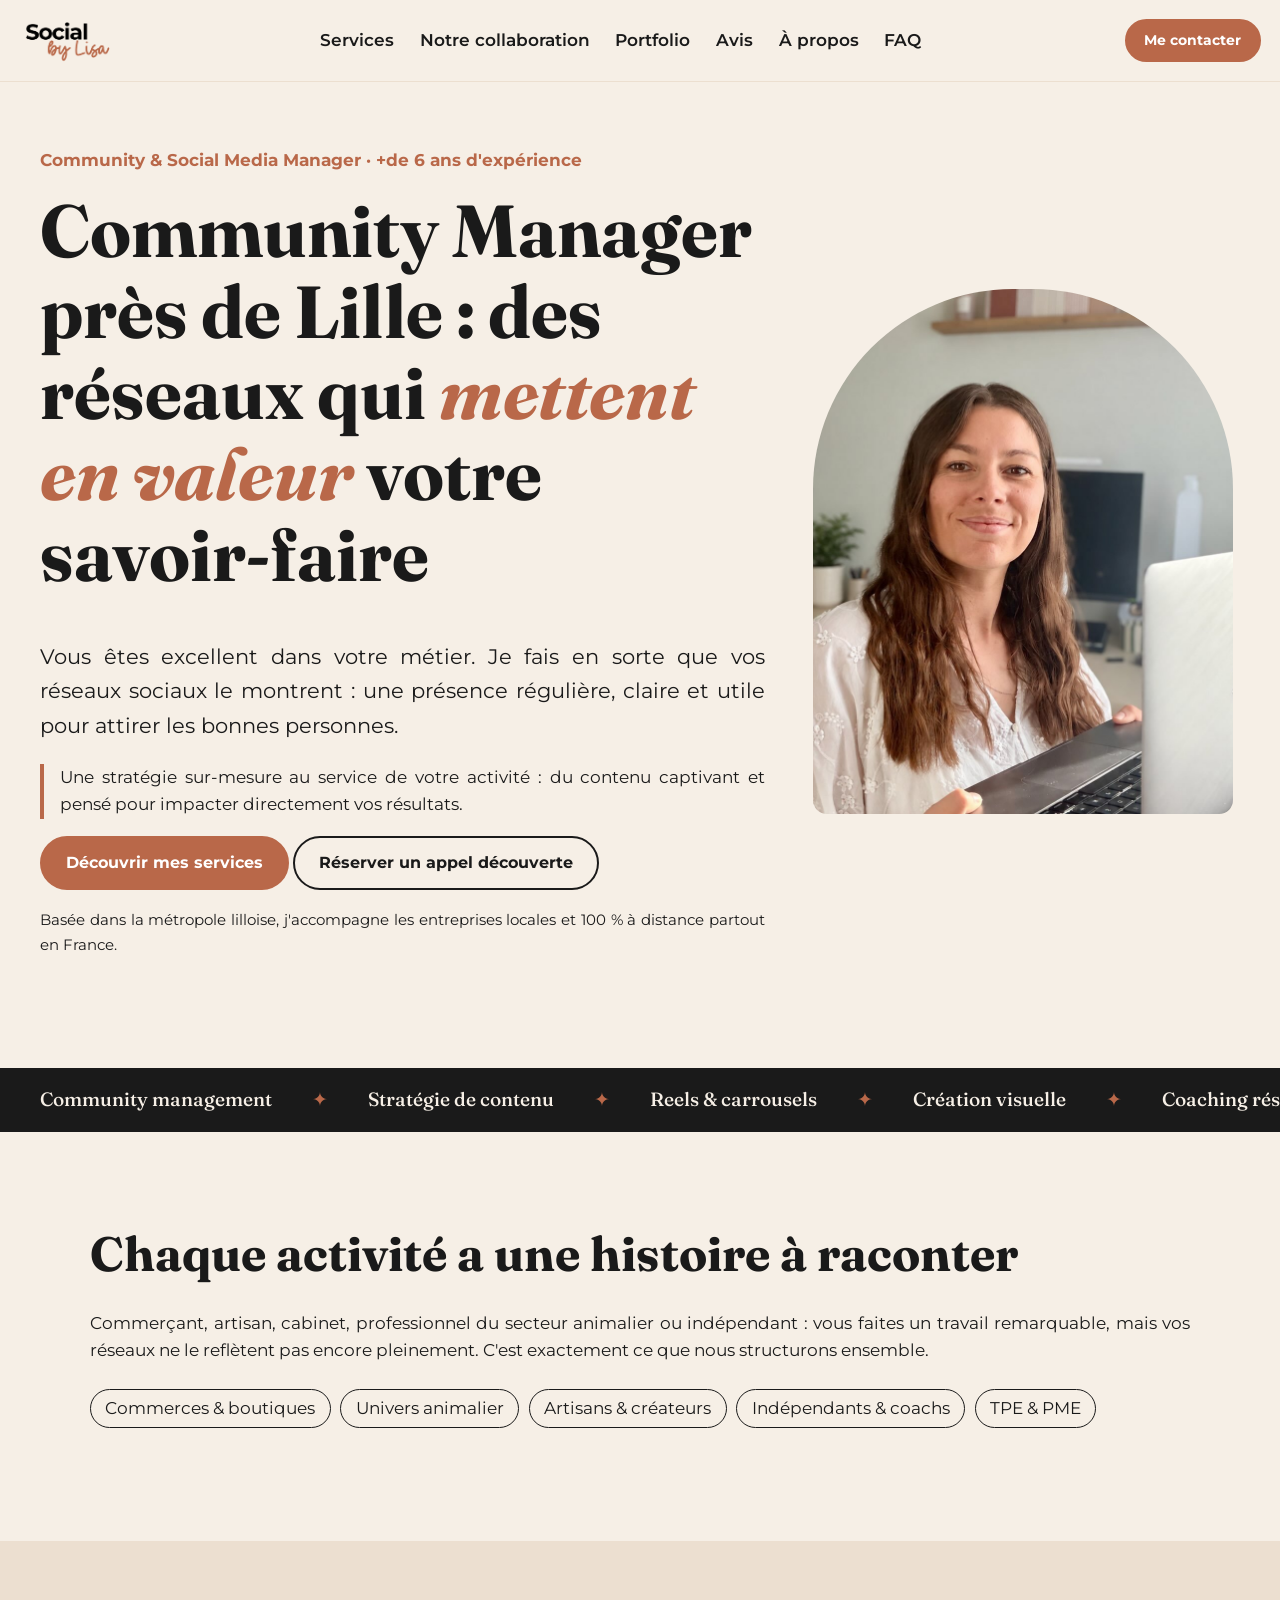
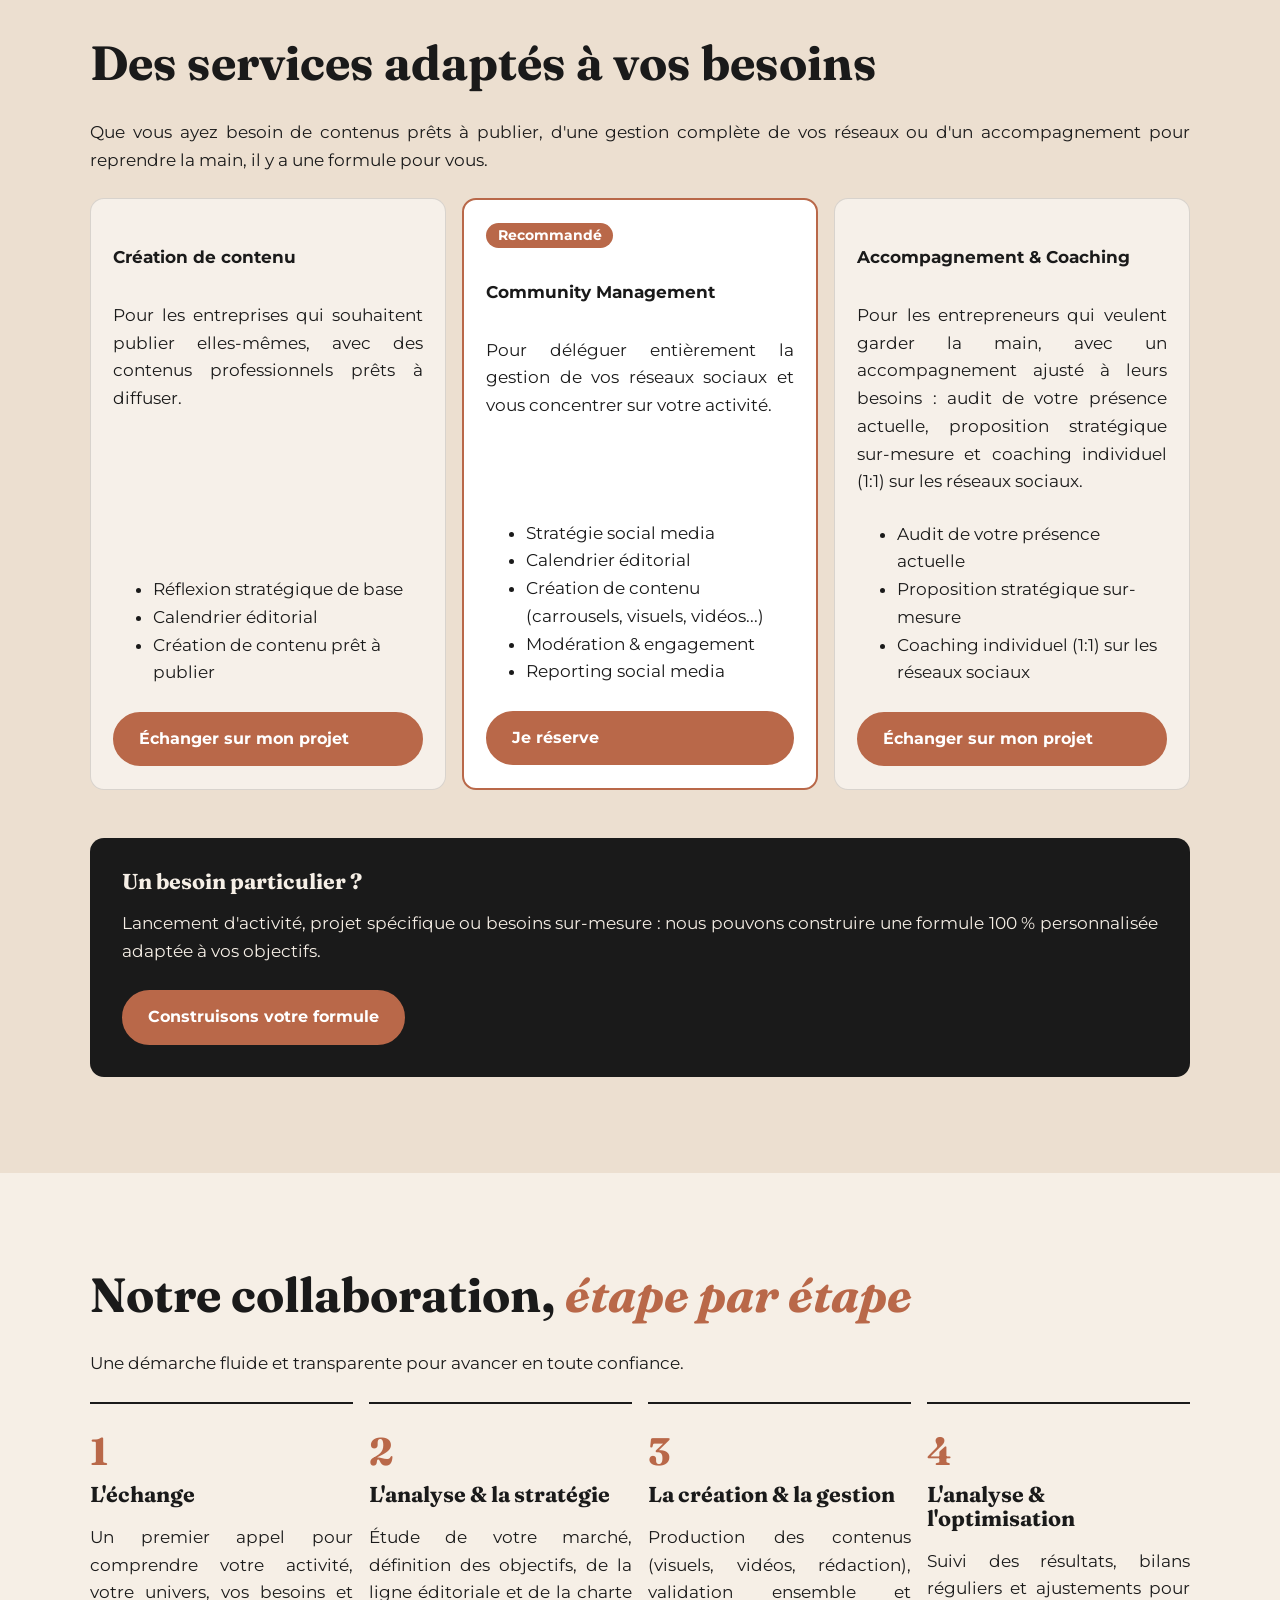
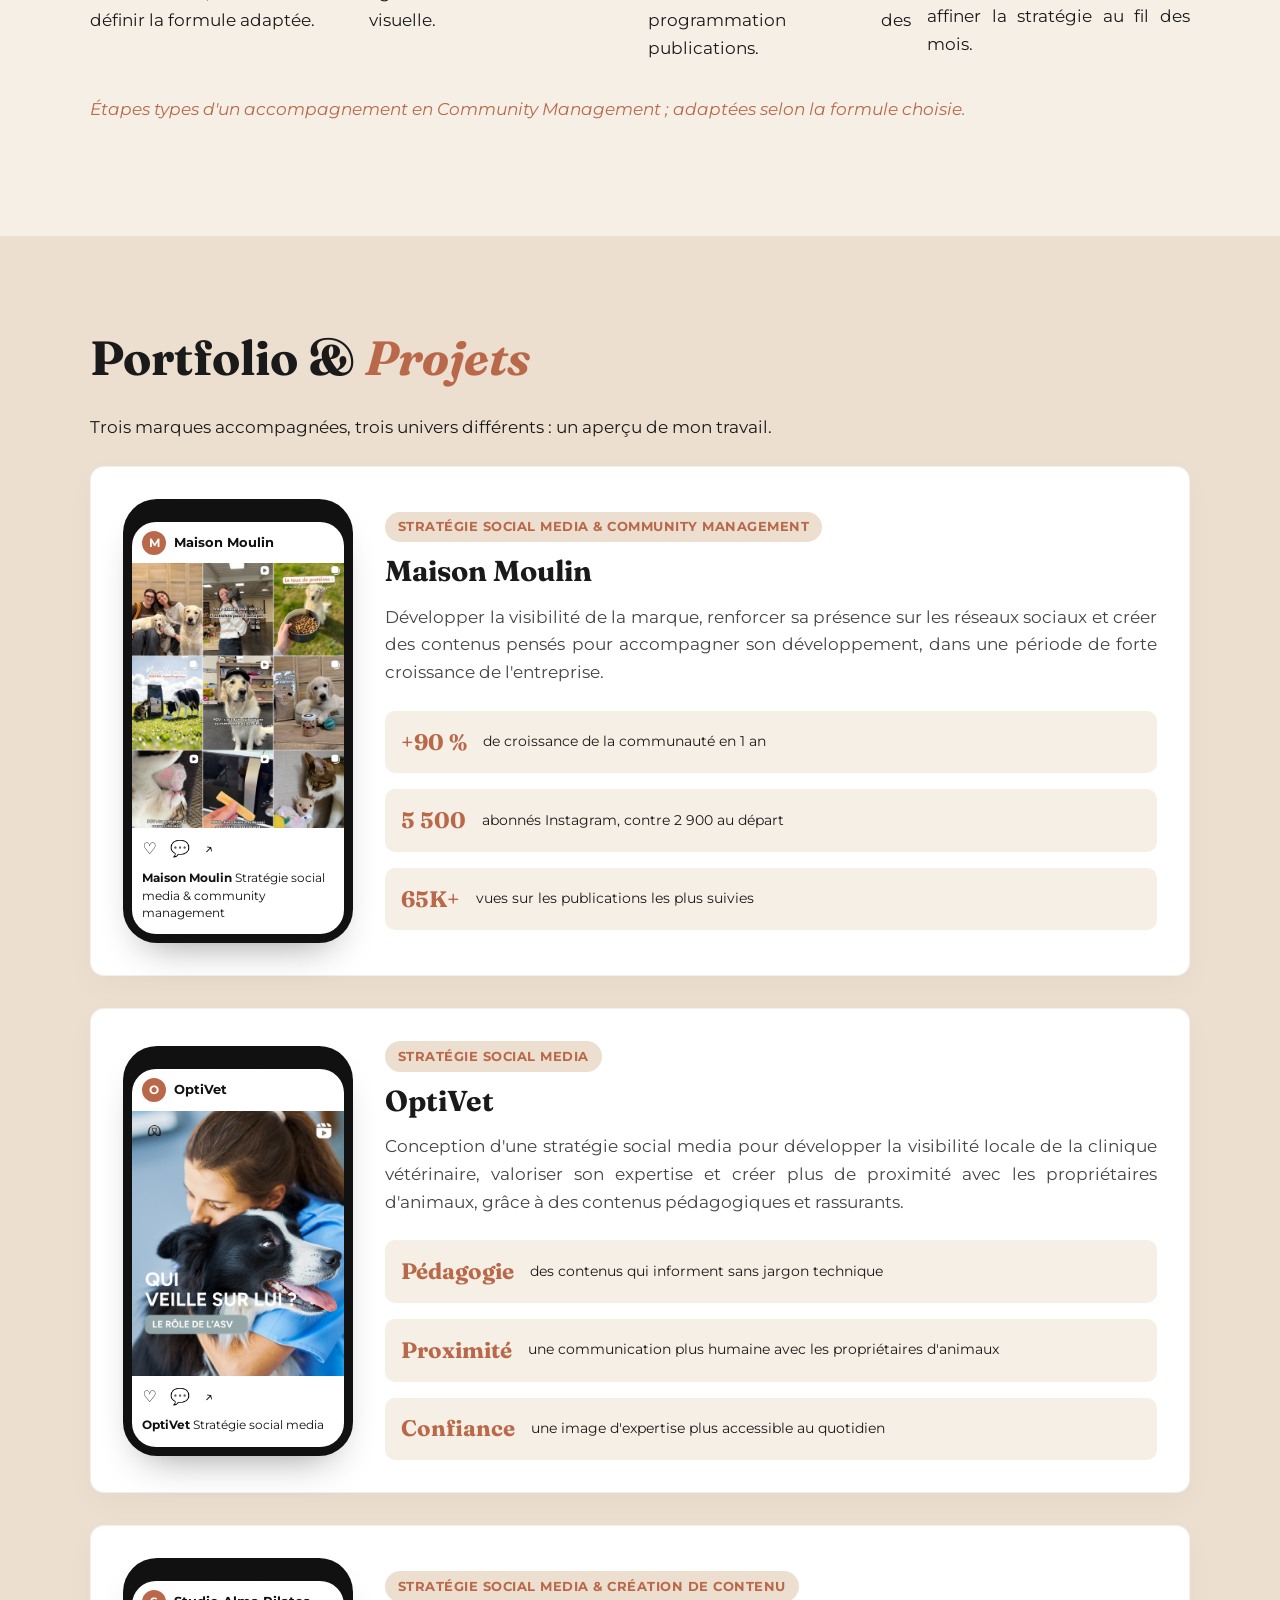
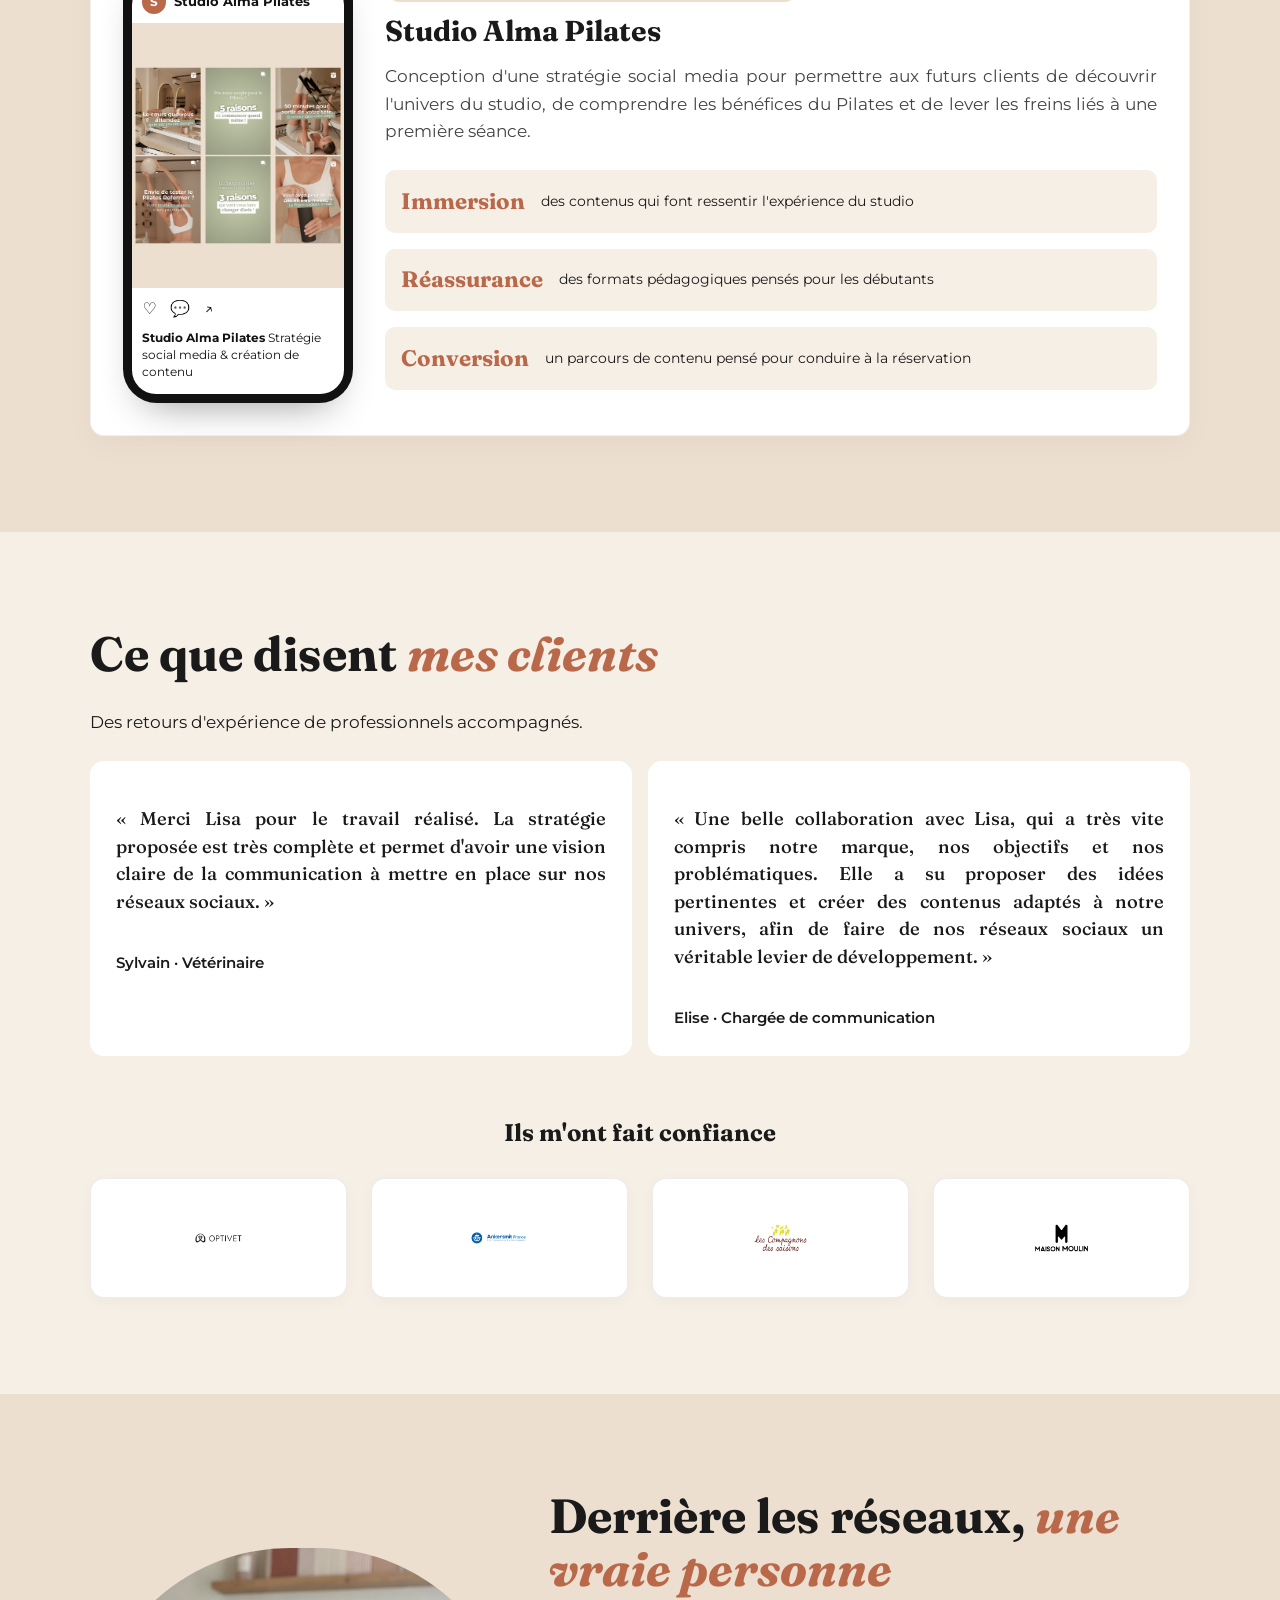
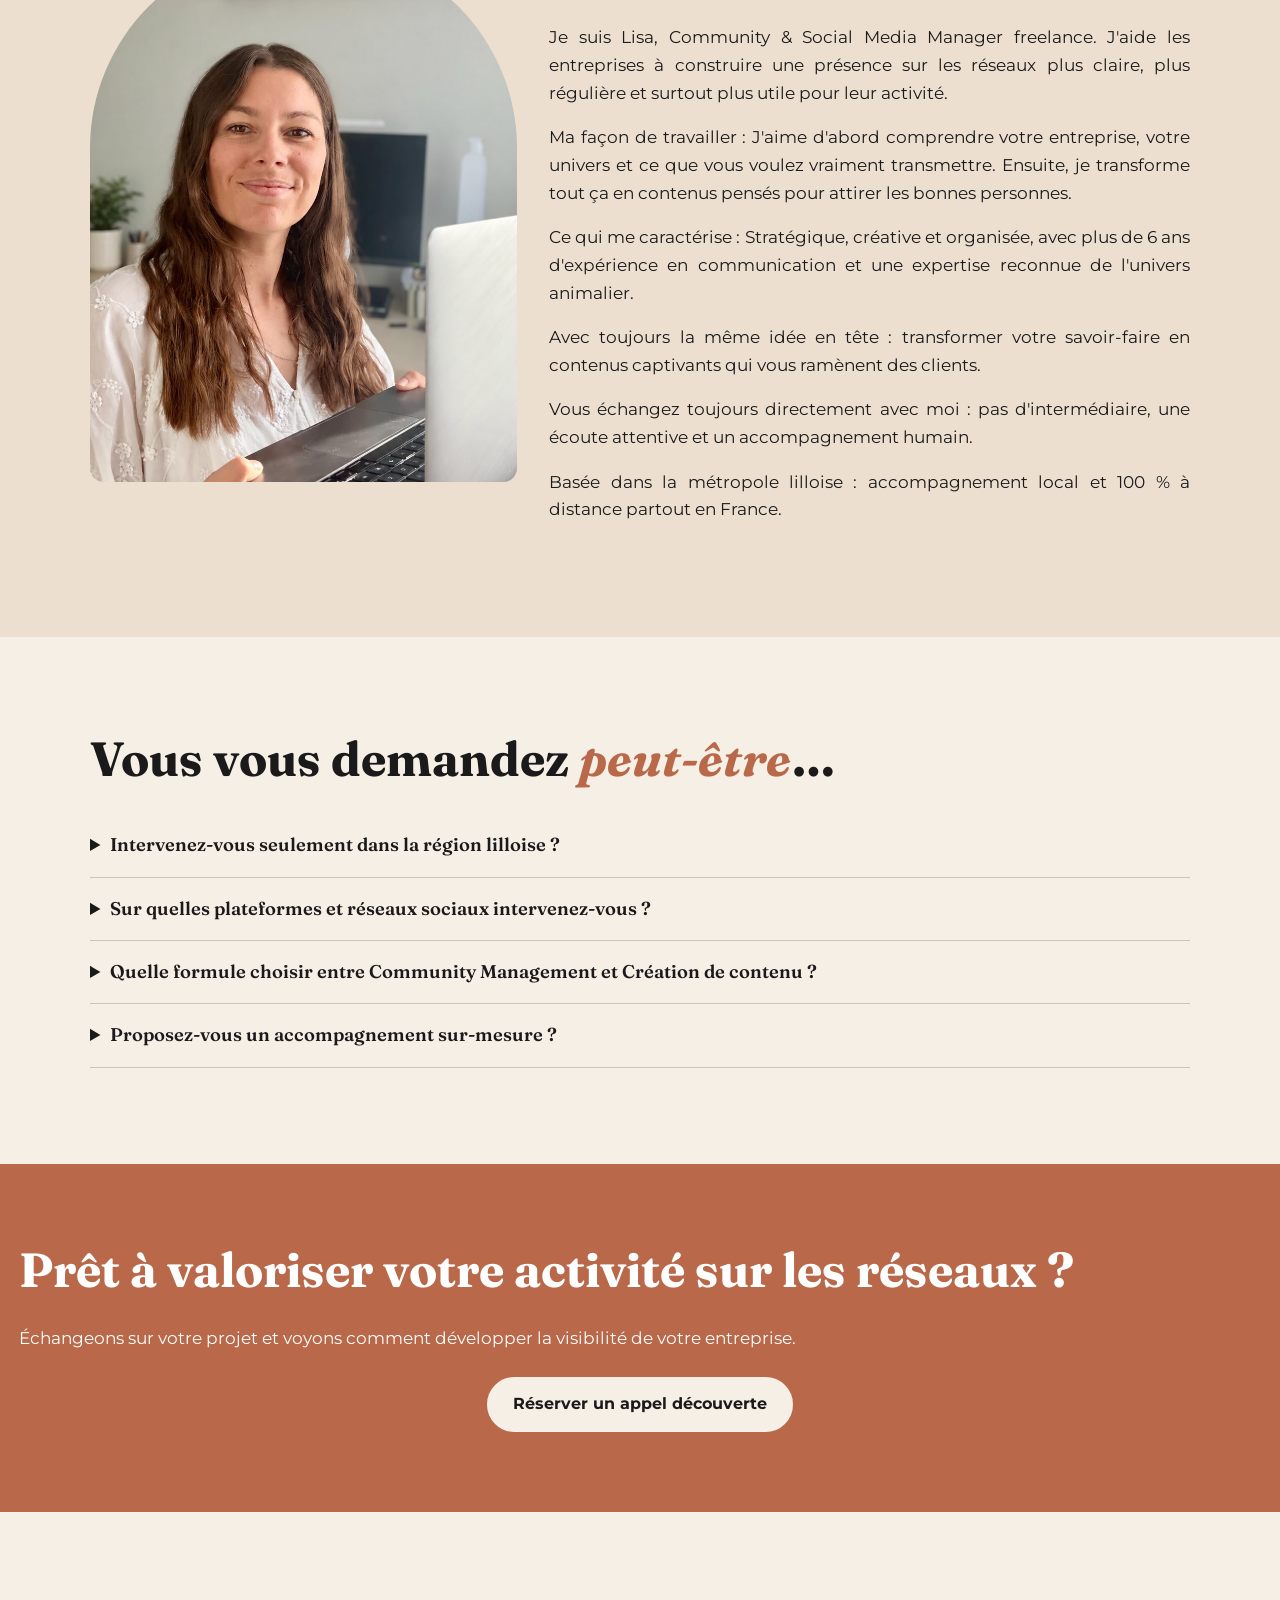
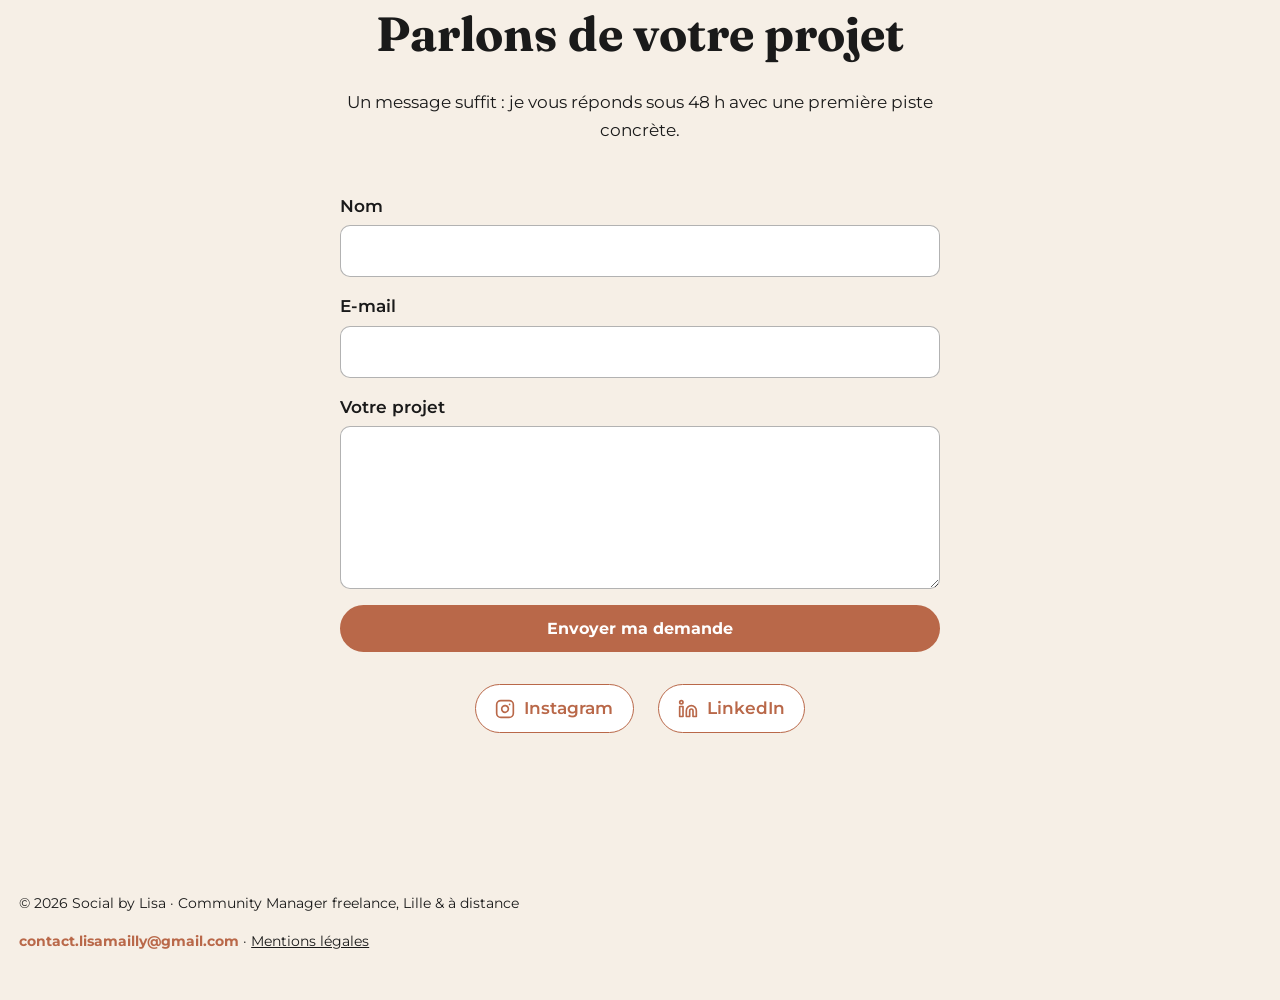
<file: index.html>
<!DOCTYPE html>
<html lang="fr">
<head>
<meta charset="utf-8">
<meta name="viewport" content="width=device-width, initial-scale=1">
<title>Community Manager Freelance Lille &amp; À Distance | Social by Lisa</title>
<meta name="description" content="Community manager freelance basée près de Lille et 100 % à distance : stratégie, création de contenu et gestion de vos réseaux sociaux.">
<link rel="canonical" href="https://VOTRE-DOMAINE.fr/">
<meta property="og:type" content="website">
<meta property="og:title" content="Community Manager Freelance Lille &amp; À Distance | Social by Lisa">
<meta property="og:description" content="Stratégie, création de contenu et gestion de réseaux sociaux, en présentiel autour de Lille ou à distance.">
<meta property="og:image" content="https://VOTRE-DOMAINE.fr/images/partage.jpg">
<meta name="twitter:card" content="summary_large_image">
<meta property="og:locale" content="fr_FR">
<meta name="theme-color" content="#f6efe6">
<link rel="preconnect" href="https://fonts.googleapis.com"><link rel="preconnect" href="https://fonts.gstatic.com" crossorigin>
<link href="https://fonts.googleapis.com/css2?family=Fraunces:ital,opsz,wght@0,9..144,500;0,9..144,700;1,9..144,500&family=Montserrat:wght@400;500;600;700&display=swap" rel="stylesheet"><link rel="stylesheet" href="style.css">
<script type="application/ld+json">
{"@context":"https://schema.org","@type":"ProfessionalService","name":"Social by Lisa","description":"Community manager et créatrice de contenu freelance : gestion de réseaux sociaux à Lille, dans les Hauts-de-France et à distance.","url":"https://VOTRE-DOMAINE.fr/","areaServed":[{"@type":"City","name":"Lille"},{"@type":"AdministrativeArea","name":"Métropole Européenne de Lille"},{"@type":"AdministrativeArea","name":"Hauts-de-France"},{"@type":"Country","name":"France"}],"address":{"@type":"PostalAddress","addressRegion":"Hauts-de-France","addressCountry":"FR"},"makesOffer":[{"@type":"Offer","itemOffered":{"@type":"Service","name":"Création de contenu"}},{"@type":"Offer","itemOffered":{"@type":"Service","name":"Community Management"}},{"@type":"Offer","itemOffered":{"@type":"Service","name":"Accompagnement & Coaching"}}]}
</script>
</head>
<body>
<a class="skip" href="#main">Aller au contenu</a>
<header class="top"><a class="logo" href="#accueil"><img id="logo" alt="Logo Social by Lisa" hidden></a><button class="burger" aria-label="Menu" aria-expanded="false">Menu</button><nav aria-label="Navigation principale"><ul id="nav"></ul></nav><a class="btn small" data-mail data-k="nav_cta">Me contacter</a></header>
<main id="main">
<section id="accueil" class="hero"><div class="hero-in"><div>
<p class="kicker" data-k="hero.kicker"></p>
<h1 data-k="hero.h1">Community Manager freelance près de Lille : des réseaux qui vous ramènent des clients</h1>
<p class="lead" data-k="hero.lead"></p><p class="pos" data-k="hero.positioning"></p>
<p class="actions"><a class="btn" href="#offres" data-k="hero.cta1"></a> <a class="btn ghost" data-mail data-k="hero.cta2"></a></p>
<p class="zone" data-k="hero.zone"></p></div>
<figure class="photo"><img id="heroimg" width="640" height="800" alt=""></figure></div></section>
<div class="marquee" aria-hidden="true"><div id="marquee"></div></div>
<section id="pour-qui" class="sec"><h2 data-k="who.title"></h2><p class="intro" data-k="who.text"></p><ul id="tags" class="values"></ul></section>
<section id="offres" class="sec alt"><h2 data-k="offers.title"></h2><p class="intro" data-k="offers.intro"></p><div id="offers"></div>
<aside class="sur-mesure"><h3 data-k="custom.title"></h3><p data-k="custom.text"></p><a class="btn" data-mail data-k="custom.cta"></a></aside></section>
<section id="methode" class="sec"><h2 data-k="method.title"></h2><p class="intro" data-k="method.intro"></p><ol id="steps" class="steps"></ol><p class="note" data-k="method.note"></p></section>
<section id="portfolio" class="sec alt"><h2 data-k="portfolio.title"></h2><p class="intro" data-k="portfolio.intro"></p><div id="cases" class="cases"></div></section>
<section id="avis" class="sec"><h2 data-k="reviews.title"></h2><p class="intro" data-k="reviews.intro"></p><div id="reviews" class="reviews"></div>
<div class="partners-block">
  <h3 data-k="reviews.partnersTitle" class="partners-title"></h3>
  <div id="partners" class="partners-grid"></div>
</div>
</section>
<section id="apropos" class="sec alt"><div class="about"><figure class="photo"><img id="aboutimg" width="640" height="800" alt="" loading="lazy"></figure><div><h2 data-k="about.title"></h2><div id="about"></div></div></div></section>
<section id="faq" class="sec"><h2 data-k="faq.title"></h2><div id="faqlist" class="faq"></div></section>
<section class="band"><h2 data-k="cta.title"></h2><p data-k="cta.text"></p><a class="btn light" data-mail data-k="cta.button"></a></section>
<section id="contact" class="sec center-contact">
<div class="contact-box">
  <h2 data-k="contact.title"></h2>
  <p class="intro" data-k="contact.intro"></p>
 <form action="https://formspree.io/f/maenvngr" method="POST" class="form">
  <label>Nom<input name="nom" required autocomplete="name"></label>
  <label>E-mail<input type="email" name="email" required autocomplete="email"></label>
  <label>Votre projet<textarea name="message" rows="5" required></textarea></label>
  <button class="btn" type="submit" data-k="contact.submit">Envoyer</button>
</form>
  <ul id="socials" class="socials"></ul>
</div>
</section>
</main>
<footer>
  <p data-k="footer.text"></p>
  <p>
    <a class="footer-mail" data-mail data-k="footer.email"></a> · 
    <a href="mentions-legales.html" style="color: inherit; text-decoration: underline;">Mentions légales</a>
  </p>
</footer>
<script src="script.js" defer></script>
</body></html>
</file>
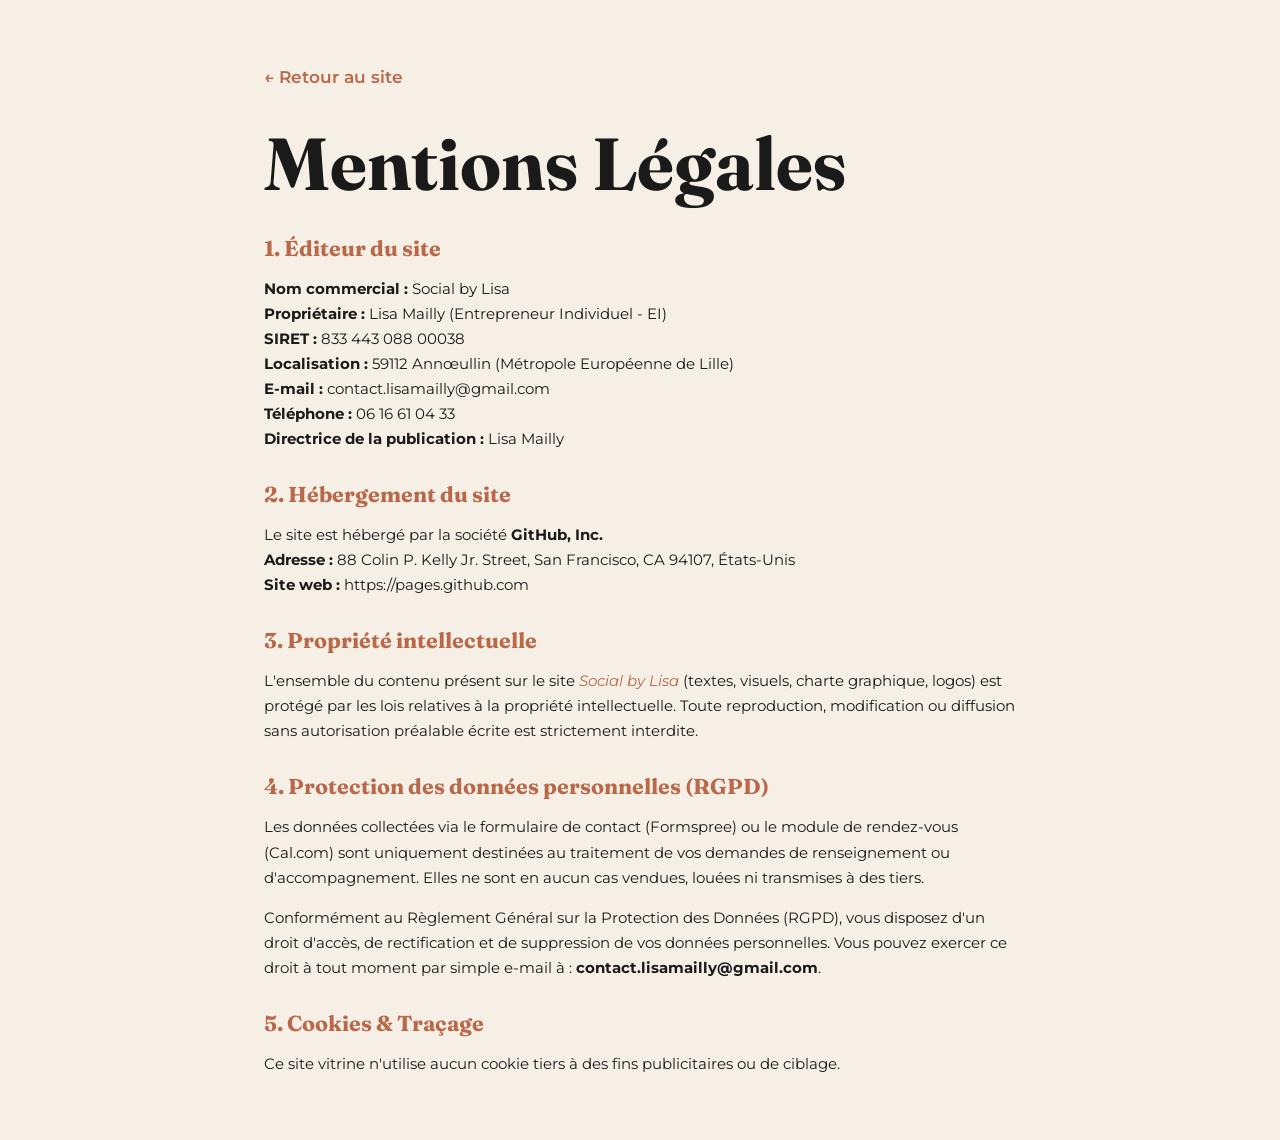
<file: mentions-legales.html>
<!DOCTYPE html>
<html lang="fr">
<head>
<meta charset="utf-8">
<meta name="viewport" content="width=device-width, initial-scale=1">
<title>Mentions Légales | Social by Lisa</title>
<link href="https://fonts.googleapis.com/css2?family=Fraunces:wght@700&family=Montserrat:wght@400;600&display=swap" rel="stylesheet">
<link rel="stylesheet" href="style.css">
<style>
  .legal-page { max-width: 800px; margin: 4rem auto; padding: 0 1.5rem; }
  .legal-page h1 { font-family: 'Fraunces', Georgia, serif; margin-bottom: 2rem; }
  .legal-page h2 { font-family: 'Fraunces', Georgia, serif; font-size: 1.35rem; margin-top: 2rem; color: var(--accent); }
  .legal-page p, .legal-page ul { font-family: 'Montserrat', sans-serif; font-size: 0.95rem; line-height: 1.65; text-align: left; }
  .back-link { display: inline-block; margin-bottom: 2rem; font-weight: 600; color: var(--accent); text-decoration: none; }
  .back-link:hover { text-decoration: underline; }
</style>
</head>
<body>
<main class="legal-page">
  <a href="index.html" class="back-link">← Retour au site</a>
  <h1>Mentions Légales</h1>

  <h2>1. Éditeur du site</h2>
  <p>
    <strong>Nom commercial :</strong> Social by Lisa<br>
    <strong>Propriétaire :</strong> Lisa Mailly (Entrepreneur Individuel - EI)<br>
    <strong>SIRET :</strong> 833 443 088 00038<br>
    <strong>Localisation :</strong> 59112 Annœullin (Métropole Européenne de Lille)<br>
    <strong>E-mail :</strong> contact.lisamailly@gmail.com<br>
    <strong>Téléphone :</strong> 06 16 61 04 33<br>
    <strong>Directrice de la publication :</strong> Lisa Mailly
  </p>

  <h2>2. Hébergement du site</h2>
  <p>
    Le site est hébergé par la société <strong>GitHub, Inc.</strong><br>
    <strong>Adresse :</strong> 88 Colin P. Kelly Jr. Street, San Francisco, CA 94107, États-Unis<br>
    <strong>Site web :</strong> https://pages.github.com
  </p>

  <h2>3. Propriété intellectuelle</h2>
  <p>
    L'ensemble du contenu présent sur le site <em>Social by Lisa</em> (textes, visuels, charte graphique, logos) est protégé par les lois relatives à la propriété intellectuelle. Toute reproduction, modification ou diffusion sans autorisation préalable écrite est strictement interdite.
  </p>

  <h2>4. Protection des données personnelles (RGPD)</h2>
  <p>
    Les données collectées via le formulaire de contact (Formspree) ou le module de rendez-vous (Cal.com) sont uniquement destinées au traitement de vos demandes de renseignement ou d'accompagnement. Elles ne sont en aucun cas vendues, louées ni transmises à des tiers.
  </p>
  <p>
    Conformément au Règlement Général sur la Protection des Données (RGPD), vous disposez d'un droit d'accès, de rectification et de suppression de vos données personnelles. Vous pouvez exercer ce droit à tout moment par simple e-mail à : <strong>contact.lisamailly@gmail.com</strong>.
  </p>

  <h2>5. Cookies & Traçage</h2>
  <p>
    Ce site vitrine n'utilise aucun cookie tiers à des fins publicitaires ou de ciblage.
  </p>
</main>
</body>
</html>
</file>
<file: style.css>
:root {
  --bg: #f6efe6;
  --accent: #b96849;
  --ink: #1a1a1a;
  --soft: #ecdfd0;
  --r: 14px;
}

* {
  box-sizing: border-box;
}

html {
  scroll-behavior: smooth;
}

body {
  margin: 0;
  background: var(--bg);
  color: var(--ink);
  font-family: 'Montserrat', system-ui, sans-serif;
  font-size: 1.05rem;
  line-height: 1.65;
}

/* Textes alignés et justifiés */
p, .intro, .case-desc, .faq p, .about p {
  text-align: justify;
  hyphens: auto;
}

h1, h2, h3 {
  font-family: 'Fraunces', Georgia, serif;
  line-height: 1.1;
  margin: 0 0 0.6em;
  text-align: left;
}

h1 {
  font-size: clamp(2.3rem, 7vw, 4.6rem);
  font-weight: 700;
  max-width: 100%;
}

h2 {
  font-size: clamp(1.9rem, 4.5vw, 3rem);
}

h3 {
  font-size: 1.35rem;
}

a {
  color: inherit;
}

:focus-visible {
  outline: 3px solid var(--accent);
  outline-offset: 3px;
}

.skip {
  position: absolute;
  left: -999px;
}

.skip:focus {
  left: 1rem;
  top: 1rem;
  background: #fff;
  padding: 0.5rem;
  z-index: 9;
}

.top {
  position: sticky;
  top: 0;
  z-index: 5;
  display: flex;
  justify-content: space-between;
  align-items: center;
  padding: 0.9rem 1.2rem;
  background: var(--bg);
  border-bottom: 1px solid var(--soft);
}

.logo {
  font-family: 'Fraunces', serif;
  font-weight: 700;
  font-size: 1.25rem;
  text-decoration: none;
}

nav ul {
  list-style: none;
  margin: 0;
  padding: 0;
  display: none;
  position: absolute;
  left: 0;
  right: 0;
  top: 100%;
  background: var(--bg);
  flex-direction: column;
  padding: 1rem 1.2rem;
  border-bottom: 1px solid var(--soft);
}

nav ul.open {
  display: flex;
}

nav a {
  text-decoration: none;
  font-weight: 600;
  padding: 0.4rem 0;
  display: block;
}

nav a:hover {
  color: var(--accent);
}

.burger {
  background: none;
  border: 1px solid var(--ink);
  border-radius: 99px;
  padding: 0.35rem 0.9rem;
  font: inherit;
  cursor: pointer;
}

section {
  padding: 4.5rem 1.2rem;
}

.hero > * {
  max-width: 1100px;
  margin-left: auto;
  margin-right: auto;
}

.sec {
  padding-inline: max(1.2rem, calc((100% - 1100px) / 2));
}

.hero {
  padding-top: 5rem;
}

.kicker {
  color: var(--accent);
  font-weight: 700;
}

.lead {
  font-size: 1.3rem;
  max-width: 100%;
}

.pos {
  max-width: 100%;
  border-left: 4px solid var(--accent);
  padding-left: 1rem;
}

.zone {
  max-width: 100%;
  font-size: 0.95rem;
}

.alt {
  background: var(--soft);
}

.intro {
  max-width: 100%;
  margin: 0 0 1.5rem 0;
}

.btn {
  display: inline-block;
  background: var(--accent);
  color: #fff;
  border: 2px solid var(--accent);
  border-radius: 99px;
  padding: 0.75rem 1.5rem;
  font-family: 'Montserrat', sans-serif;
  font-weight: 700;
  font-size: 1rem;
  text-decoration: none;
  cursor: pointer;
  transition: transform 0.2s, background 0.2s;
}

.btn:hover {
  transform: translateY(-2px);
  background: #a45a3e;
}

.btn.ghost {
  background: transparent;
  color: var(--ink);
  border-color: var(--ink);
}

.packs {
  display: grid;
  gap: 1rem;
  grid-template-columns: repeat(auto-fit, minmax(220px, 1fr));
}

.pack {
  background: #fff8;
  border: 1px solid #1a1a1a22;
  border-radius: var(--r);
  padding: 1.4rem;
  display: flex;
  flex-direction: column;
  gap: 0.5rem;
}

.pack.reco {
  border: 2px solid var(--accent);
  background: #fff;
}

.pack .badge {
  align-self: flex-start;
  background: var(--accent);
  color: #fff;
  border-radius: 99px;
  padding: 0.1rem 0.7rem;
  font-size: 0.85rem;
  font-weight: 700;
}

.pack p {
  margin: 0;
  flex: 1;
  white-space: pre-line;
}

.sur-mesure {
  margin-top: 3rem;
  padding: 2rem;
  border-radius: var(--r);
  background: var(--ink);
  color: var(--bg);
}

.sur-mesure .btn {
  margin-top: 0.5rem;
}

.about {
  display: grid;
  gap: 1.5rem;
}

.values {
  display: flex;
  gap: 0.6rem;
  flex-wrap: wrap;
  list-style: none;
  padding: 0;
}

.values li {
  border: 1px solid var(--ink);
  border-radius: 99px;
  padding: 0.3rem 0.9rem;
}

/* Section Contact centrée */
.center-contact {
  display: flex;
  justify-content: center;
  align-items: center;
  text-align: center;
}

.contact-box {
  max-width: 600px;
  width: 100%;
  margin: 0 auto;
  display: flex;
  flex-direction: column;
  align-items: center;
}

.contact-box h2, .contact-box .intro {
  text-align: center;
}

.form {
  display: grid;
  gap: 1rem;
  width: 100%;
  margin: 1.5rem 0 0 0;
  text-align: left;
}

.form label {
  display: grid;
  gap: 0.3rem;
  font-weight: 600;
}

input, textarea {
  font: inherit;
  padding: 0.7rem;
  border: 1px solid #1a1a1a55;
  border-radius: 10px;
  background: #fff;
  width: 100%;
}

/* Logos Réseaux Sociaux */
.socials {
  list-style: none;
  display: flex;
  gap: 1.5rem;
  padding: 0;
  margin-top: 2rem;
  justify-content: center;
}

.social-link {
  display: inline-flex;
  align-items: center;
  gap: 0.6rem;
  padding: 0.6rem 1.2rem;
  background: #fff;
  border: 1px solid var(--accent);
  border-radius: 99px;
  text-decoration: none;
  font-weight: 600;
  color: var(--accent);
  transition: all 0.2s ease;
}

.social-link:hover {
  background: var(--accent);
  color: #fff;
  transform: translateY(-2px);
}

.social-link svg {
  width: 20px;
  height: 20px;
}

footer {
  padding: 2rem 1.2rem;
  text-align: center;
  font-size: 0.9rem;
}

footer .footer-mail {
  color: var(--accent);
  font-weight: 700;
  text-decoration: none;
}

em {
  font-style: italic;
  color: var(--accent);
}

.top {
  gap: 1rem;
}

.logo {
  display: flex;
  align-items: center;
  gap: 0.6rem;
}

.logo img {
  height: 52px;
  width: auto;
}

.btn.small {
  padding: 0.5rem 1.1rem;
  font-size: 0.9rem;
  display: none;
}

.hero {
  padding-top: 3rem;
}

.hero-in {
  max-width: 1200px;
  margin: 0 auto;
  display: grid;
  gap: 2.5rem;
  align-items: center;
}

.photo {
  margin: 0;
  border-radius: 200px 200px var(--r) var(--r);
  overflow: hidden;
  background: var(--soft);
  max-width: 420px;
  justify-self: center;
}

.photo img {
  display: block;
  width: 100%;
  height: auto;
  aspect-ratio: 4/5;
  object-fit: cover;
}

.marquee {
  overflow: hidden;
  background: var(--ink);
  color: var(--bg);
  padding: 1rem 0;
  white-space: nowrap;
}

.marquee div {
  display: inline-flex;
  gap: 2.5rem;
  animation: mq 40s linear infinite;
  font-family: 'Fraunces', serif;
  font-weight: 500;
  font-size: 1.2rem;
  padding-left: 2.5rem;
}

.marquee span::after {
  content: "✦";
  color: var(--accent);
  margin-left: 2.5rem;
}

@keyframes mq {
  to { transform: translateX(-50%); }
}

.steps {
  list-style: none;
  counter-reset: s;
  padding: 0;
  display: grid;
  gap: 1rem;
  grid-template-columns: repeat(auto-fit, minmax(220px, 1fr));
}

.steps li {
  counter-increment: s;
  border-top: 2px solid var(--ink);
  padding-top: 1rem;
}

.steps li::before {
  content: counter(s);
  font-family: 'Fraunces', serif;
  font-weight: 700;
  font-size: 2.4rem;
  color: var(--accent);
}

.reviews {
  display: grid;
  gap: 1rem;
  grid-template-columns: repeat(auto-fit, minmax(260px, 1fr));
}

.review {
  margin: 0;
  background: #fff;
  border-radius: var(--r);
  padding: 1.6rem;
  display: flex;
  flex-direction: column;
  gap: 1rem;
  position: relative;
}

.review blockquote {
  margin: 0;
  font-family: 'Fraunces', serif;
  font-weight: 500;
  font-size: 1.15rem;
  line-height: 1.5;
}

.review figcaption {
  font-weight: 600;
  font-size: 0.95rem;
}

.tag {
  align-self: flex-start;
  background: var(--soft);
  border: 1px dashed var(--accent);
  border-radius: 99px;
  padding: 0.1rem 0.7rem;
  font-size: 0.8rem;
}

/* Section Logos Partenaires Agrandis */
.partners-block {
  margin-top: 4rem;
  text-align: center;
}

.partners-title {
  font-size: 1.5rem;
  margin-bottom: 2rem;
  text-align: center;
}

.partners-grid {
  display: grid;
  grid-template-columns: repeat(auto-fit, minmax(180px, 1fr));
  gap: 1.5rem;
  align-items: center;
  justify-content: center;
}

.partner-item {
  background: #fff;
  border-radius: var(--r);
  padding: 1.2rem;
  height: 120px;
  display: flex;
  align-items: center;
  justify-content: center;
  border: 1px solid #1a1a1a15;
  font-weight: 600;
  color: var(--accent);
  font-size: 1rem;
  box-shadow: 0 4px 15px rgba(0,0,0,0.03);
  transition: transform 0.2s ease, box-shadow 0.2s ease;
}

.partner-item:hover {
  transform: translateY(-3px);
  box-shadow: 0 8px 20px rgba(0,0,0,0.06);
}

.partner-item img {
  max-width: 92%;
  max-height: 92%;
  object-fit: contain;
}

/* Portfolio Moderne */
.cases {
  display: grid;
  gap: 2rem;
}

.case-modern {
  background: #fff;
  border-radius: var(--r);
  padding: 2rem;
  display: grid;
  gap: 2rem;
  box-shadow: 0 10px 30px rgba(0,0,0,0.03);
  border: 1px solid #1a1a1a10;
}

.tag-badge {
  display: inline-block;
  background: var(--soft);
  color: var(--accent);
  font-weight: 700;
  font-size: 0.8rem;
  padding: 0.3rem 0.8rem;
  border-radius: 99px;
  margin-bottom: 0.8rem;
  text-transform: uppercase;
  letter-spacing: 0.5px;
}

.case-title {
  font-size: 1.8rem;
  margin: 0 0 1rem 0;
}

.case-desc {
  color: #444;
}

.case-stats {
  list-style: none;
  padding: 0;
  margin: 1.5rem 0 0;
  display: grid;
  gap: 1rem;
}

.case-stats li {
  display: grid;
  grid-template-columns: auto 1fr;
  gap: 1rem;
  align-items: center;
  background: var(--bg);
  padding: 0.8rem 1rem;
  border-radius: 10px;
}

.case-stats strong {
  font-family: 'Fraunces', serif;
  font-weight: 700;
  font-size: 1.4rem;
  color: var(--accent);
  white-space: nowrap;
}

.case-stats span {
  font-size: 0.9rem;
}

.about {
  max-width: 1100px;
  margin: 0 auto;
  display: grid;
  gap: 2rem;
  align-items: center;
}

.about > * {
  max-width: none;
}

.faq {
  max-width: 100%;
  margin: 1.5rem auto 0 0;
}

.faq details {
  border-bottom: 1px solid #1a1a1a33;
  padding: 1rem 0;
}

.faq summary {
  cursor: pointer;
  font-family: 'Fraunces', serif;
  font-weight: 600;
  font-size: 1.15rem;
}

.faq p {
  margin: 0.6rem 0 0;
}

.band {
  background: var(--accent);
  color: #fff;
  text-align: center;
  padding: 5rem 1.2rem;
}

.band h2 {
  max-width: 100%;
  margin-inline: auto;
}

.band p {
  max-width: 100%;
  margin: 0 auto 1.5rem;
}

.btn.light {
  background: var(--bg);
  color: var(--ink);
  border-color: var(--bg);
}

.band em {
  color: var(--ink);
}

.sur-mesure em {
  color: var(--bg);
}

.sec > .values, .sec > .faq {
  margin-left: auto;
  margin-right: auto;
}

.phone {
  width: 230px;
  margin: 0 auto;
  background: #111;
  border-radius: 34px;
  padding: 9px;
  box-shadow: 0 20px 40px -22px #0007;
}

.phone-notch {
  width: 64px;
  height: 14px;
  background: #111;
  border-radius: 0 0 10px 10px;
  margin: 0 auto;
}

.phone-screen {
  background: #fff;
  border-radius: 24px;
  overflow: hidden;
}

.ig-header {
  display: flex;
  align-items: center;
  gap: 0.5rem;
  padding: 0.55rem 0.65rem;
}

.ig-avatar {
  width: 24px;
  height: 24px;
  border-radius: 50%;
  background: var(--accent);
  color: #fff;
  display: flex;
  align-items: center;
  justify-content: center;
  font-family: 'Montserrat', sans-serif;
  font-weight: 700;
  font-size: 0.75rem;
  flex: none;
}

.ig-name {
  font-weight: 700;
  font-size: 0.8rem;
  color: #111;
}

.ig-photo {
  width: 100%;
  aspect-ratio: 4/5;
  object-fit: cover;
  background: var(--soft);
  display: block;
}

.ig-actions {
  padding: 0.5rem 0.65rem 0;
  font-size: 1rem;
  letter-spacing: 0.3rem;
  color: #111;
}

.ig-caption {
  padding: 0.4rem 0.65rem 0.8rem;
  font-size: 0.78rem;
  color: #111;
  line-height: 1.4;
  text-align: left;
}

@media(min-width: 760px) {
  .case-modern {
    grid-template-columns: 230px 1fr;
    align-items: center;
  }
}

@media(min-width: 860px) {
  .btn.small {
    display: inline-block;
  }
  .hero-in {
    grid-template-columns: 1.25fr 0.75fr;
  }
  .about {
    grid-template-columns: 0.8fr 1.2fr;
  }
  .burger {
    display: none;
  }
  nav ul {
    display: flex !important;
    position: static;
    flex-direction: row;
    gap: 1.6rem;
    padding: 0;
    border: 0;
  }
  section {
    padding: 6rem 2rem;
  }
}

@media(prefers-reduced-motion: reduce) {
  * {
    transition: none !important;
    scroll-behavior: auto !important;
  }
  .marquee div {
    animation: none;
  }
}
</file>
